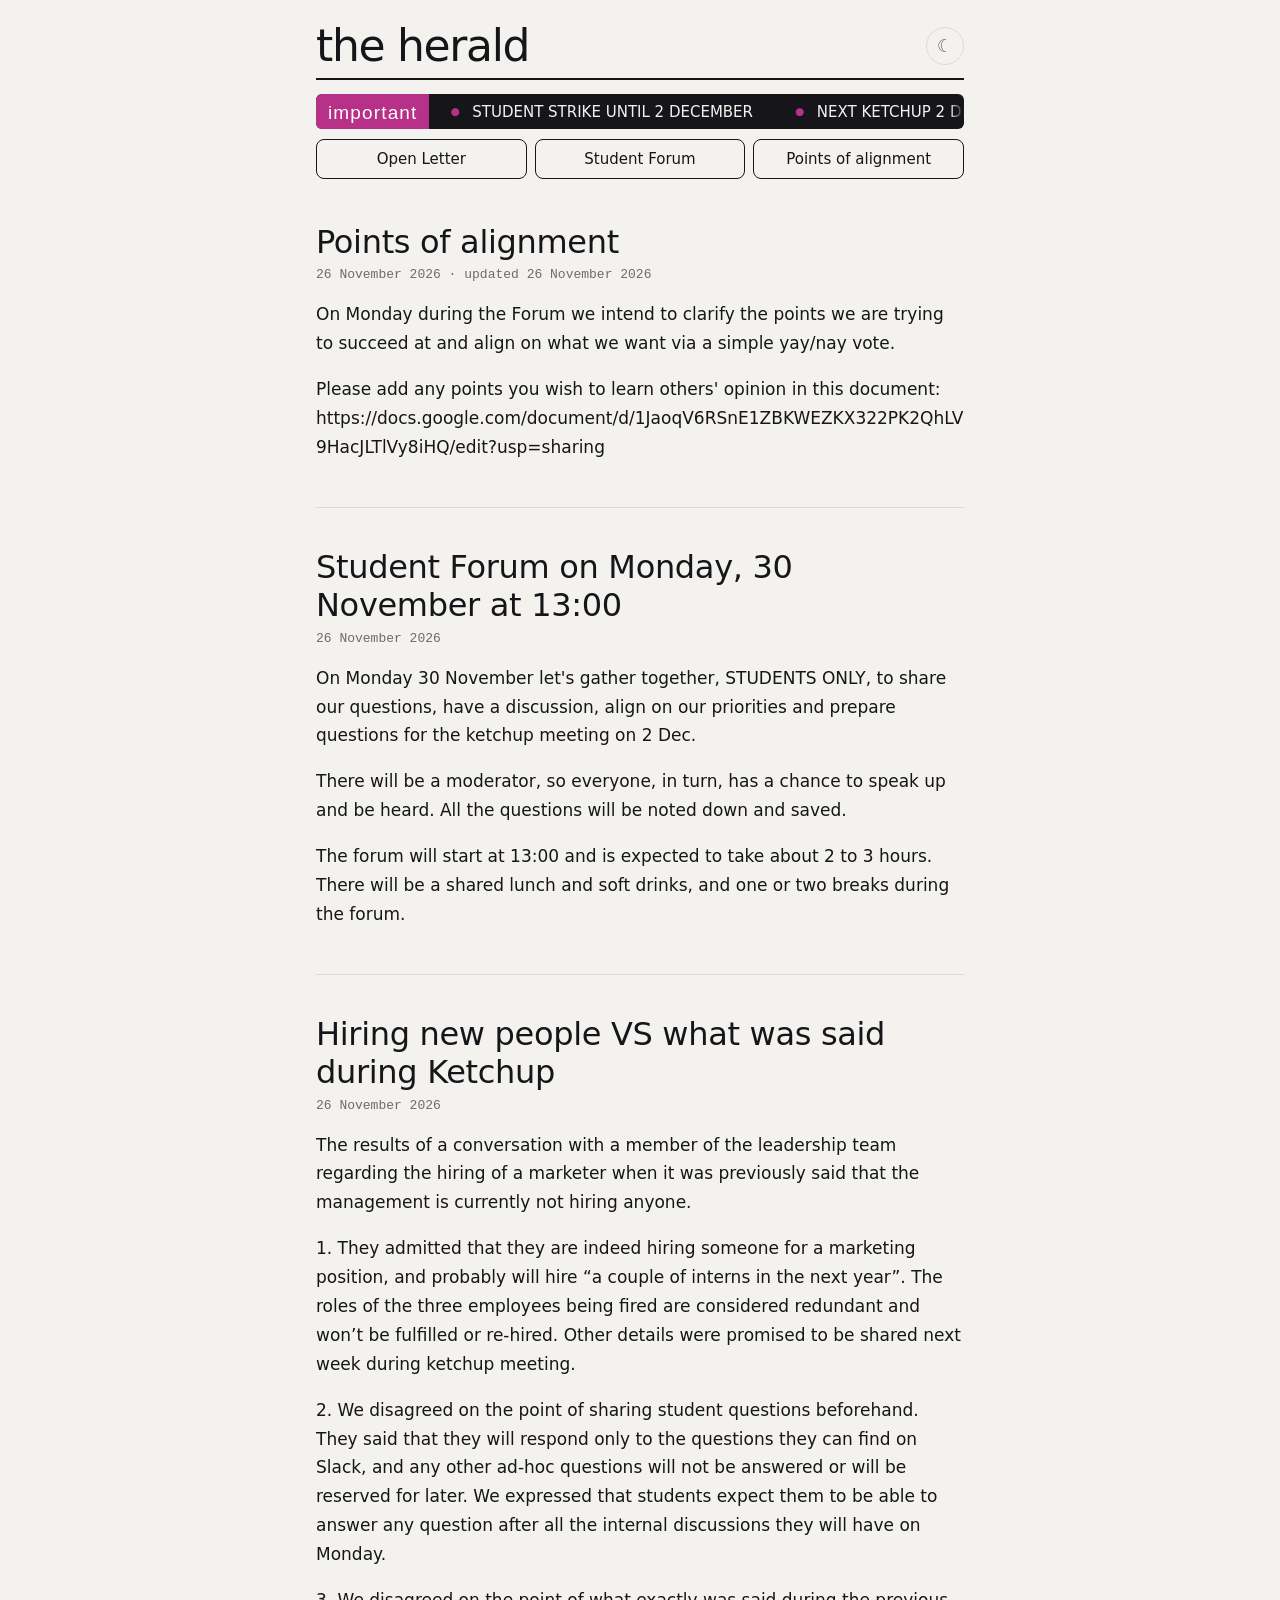
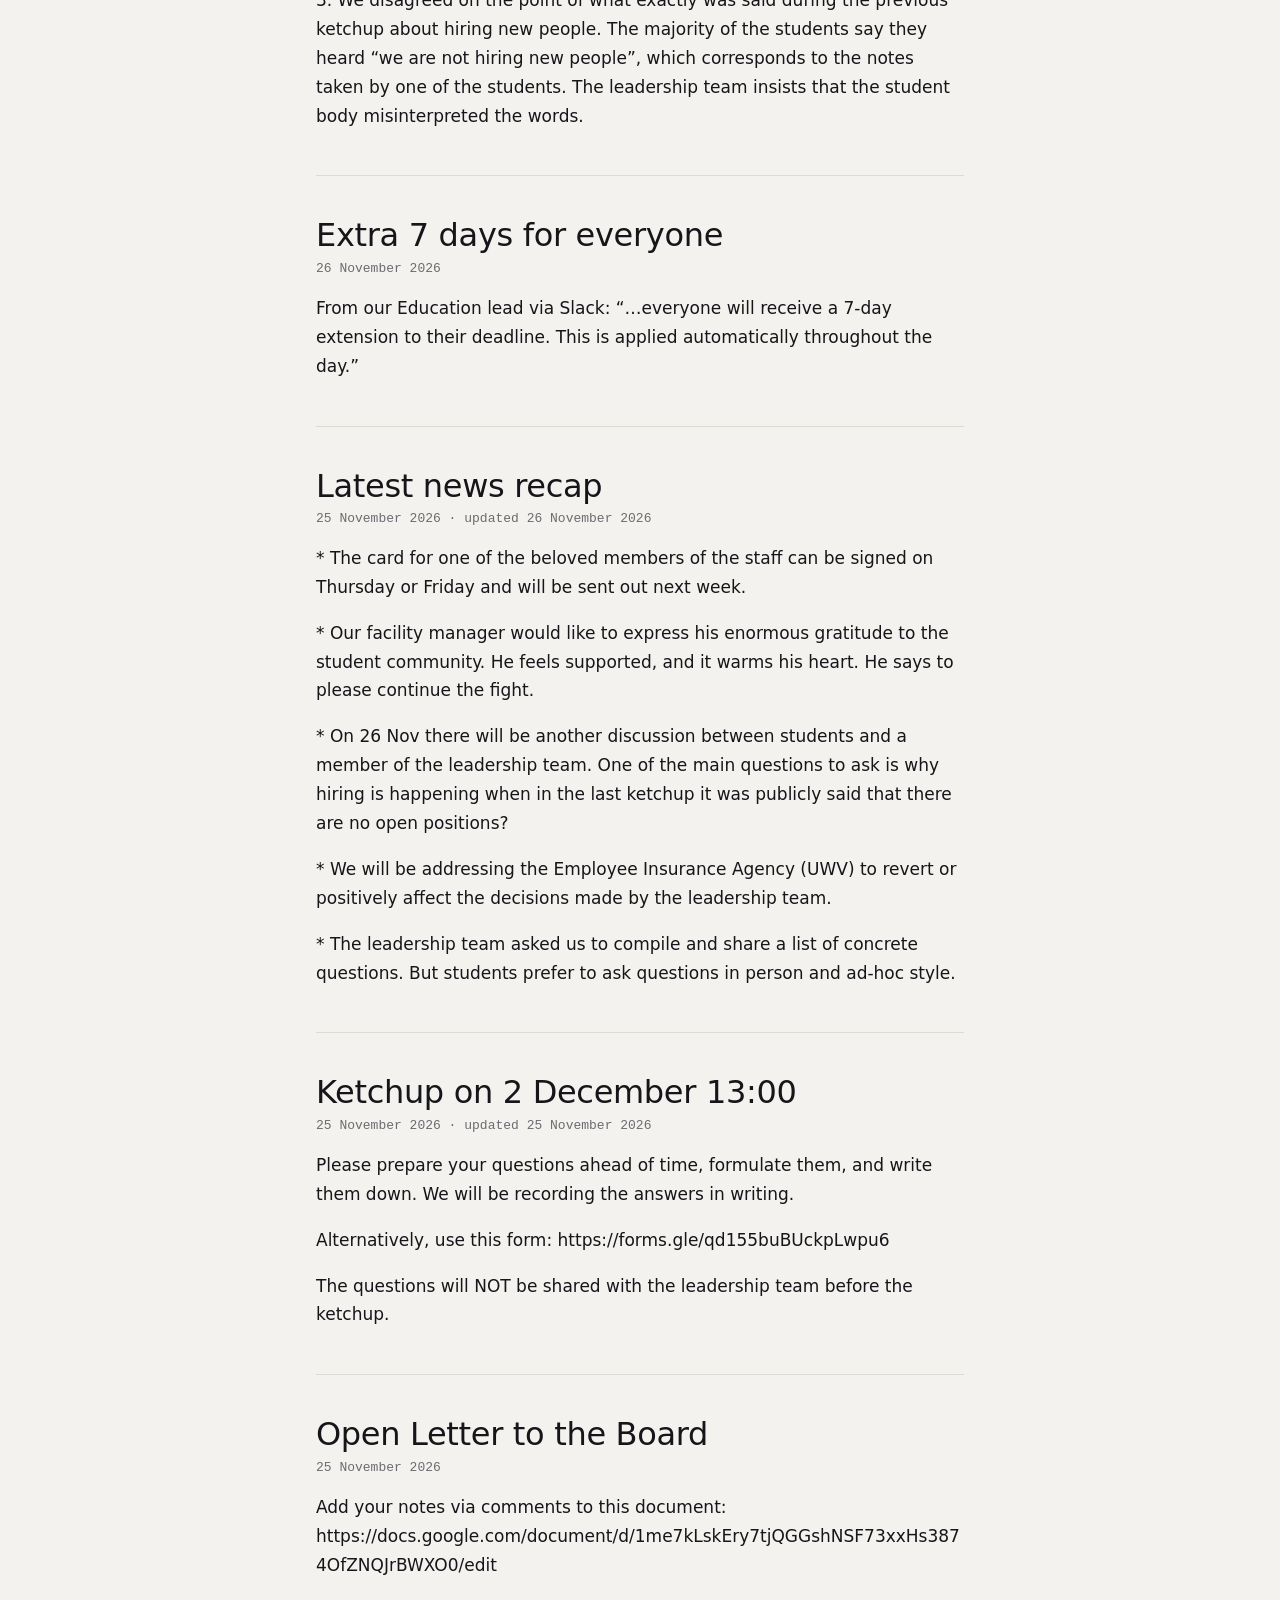
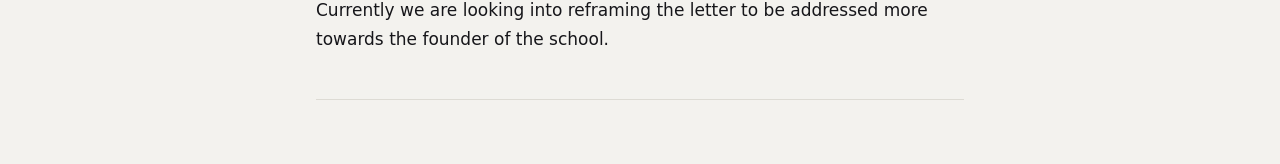
<file: index.html>
<!doctype html>
<html lang="en">
<head>
<meta charset="utf-8">
<meta name="viewport" content="width=device-width, initial-scale=1">
<meta http-equiv="Content-Security-Policy" content="default-src 'self'; style-src 'self' https://fonts.googleapis.com; font-src https://fonts.gstatic.com; form-action 'none'; base-uri 'none'">
<title>the herald</title>
<link rel="preconnect" href="https://fonts.googleapis.com">
<link rel="preconnect" href="https://fonts.gstatic.com" crossorigin>
<link rel="stylesheet" href="https://fonts.googleapis.com/css2?family=Alata&family=Bebas+Neue&family=Roboto:ital,wght@0,400;0,700;1,400&family=Roboto+Mono:wght@400;500&display=swap">
<link rel="stylesheet" href="style.css">
<script src="theme.js"></script>
<script src="site.js" defer></script>
<script src="feed.js" defer></script>
</head>
<body>
<div class="wrap">
  <header>
    <a class="brand" href="./">the herald</a>
    <button class="theme-toggle" id="theme-toggle" type="button" aria-label="Toggle dark mode">☾</button>
  </header>
  <div class="ticker" id="ticker" hidden></div>
  <nav class="pins" id="pins" aria-label="Important links" hidden></nav>
  <main id="feed"><p class="empty">Loading…</p></main>
</div>
</body>
</html>
</file>
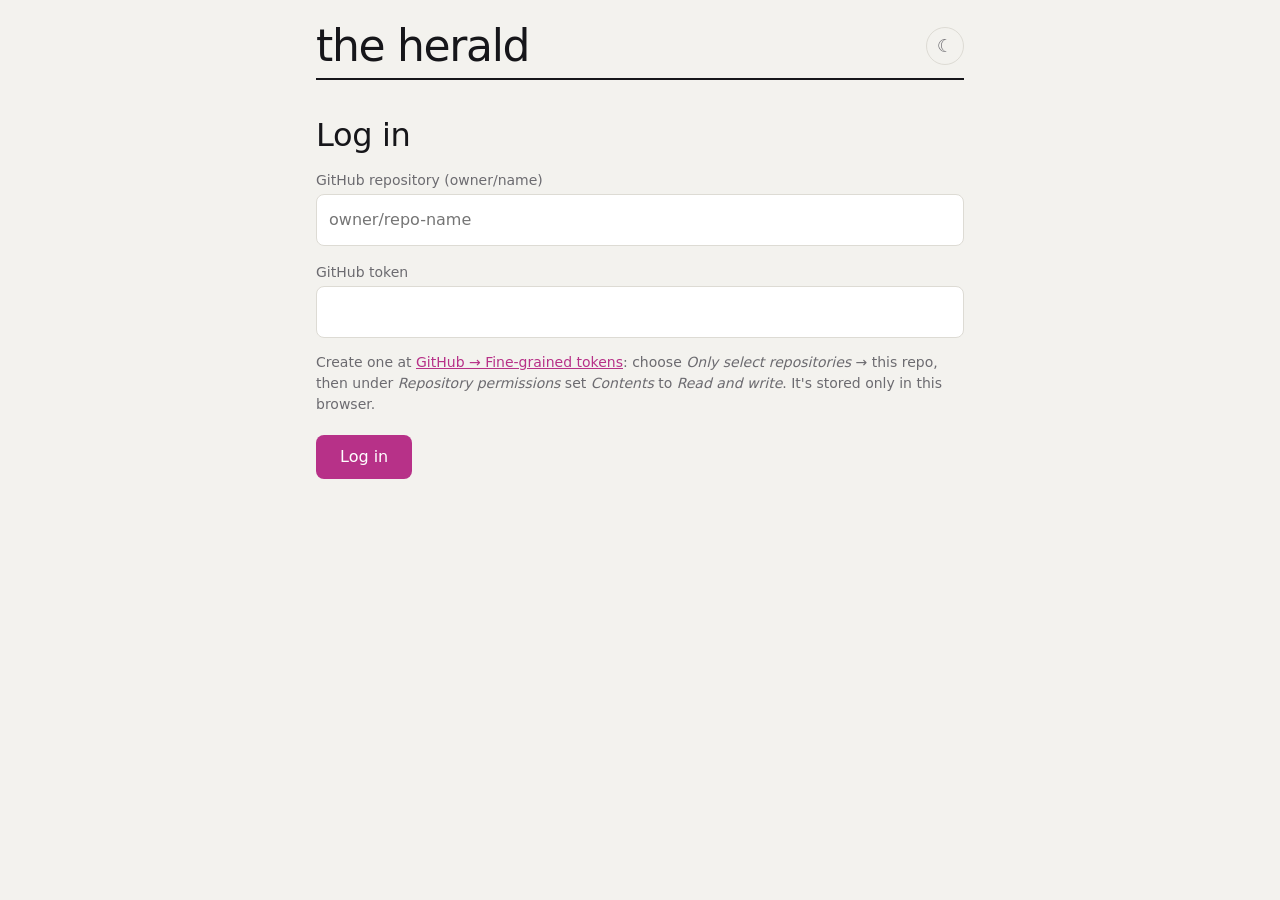
<file: admin.html>
<!doctype html>
<html lang="en">
<head>
<meta charset="utf-8">
<meta name="viewport" content="width=device-width, initial-scale=1">
<meta name="robots" content="noindex">
<meta http-equiv="Content-Security-Policy" content="default-src 'self'; style-src 'self' https://fonts.googleapis.com; font-src https://fonts.gstatic.com; connect-src 'self' https://api.github.com; form-action 'none'; base-uri 'none'">
<title>admin — the herald</title>
<link rel="preconnect" href="https://fonts.googleapis.com">
<link rel="preconnect" href="https://fonts.gstatic.com" crossorigin>
<link rel="stylesheet" href="https://fonts.googleapis.com/css2?family=Alata&family=Bebas+Neue&family=Roboto:ital,wght@0,400;0,700;1,400&family=Roboto+Mono:wght@400;500&display=swap">
<link rel="stylesheet" href="style.css">
<script src="theme.js"></script>
<script src="site.js" defer></script>
<script src="admin.js" defer></script>
</head>
<body>
<div class="wrap">
  <header>
    <a class="brand" href="admin.html">the herald</a>
    <div class="header-right">
    <nav id="nav" hidden>
      <a href="./">View site</a>
      <button class="linklike" id="logout" type="button">Log out</button>
    </nav>
    <button class="theme-toggle" id="theme-toggle" type="button" aria-label="Toggle dark mode">☾</button>
    </div>
  </header>

  <!-- Shown when not logged in on this device -->
  <section id="login" hidden>
    <h1>Log in</h1>
    <form id="login-form">
      <label for="repo">GitHub repository (owner/name)</label>
      <input id="repo" required placeholder="owner/repo-name" autocapitalize="off" autocorrect="off" spellcheck="false">
      <label for="token">GitHub token</label>
      <input id="token" type="password" required autocomplete="current-password">
      <p class="help">
        Create one at <a href="https://github.com/settings/personal-access-tokens/new" target="_blank" rel="noopener">GitHub → Fine-grained tokens</a>:
        choose <em>Only select repositories</em> → this repo, then under <em>Repository permissions</em> set
        <em>Contents</em> to <em>Read and write</em>. It's stored only in this browser.
      </p>
      <div class="buttons"><button class="primary" type="submit">Log in</button></div>
    </form>
    <p id="login-msg" class="notice error" hidden></p>
  </section>

  <!-- Shown after login -->
  <section id="panel" hidden>
    <h1 id="form-heading">New post</h1>
    <form id="post-form">
      <label for="title">Title</label>
      <input id="title" maxlength="200" required>
      <label for="body">Text (leave a blank line between paragraphs)</label>
      <textarea id="body" required></textarea>
      <div class="buttons">
        <button class="primary" id="save" type="submit">Publish</button>
        <button class="secondary" id="cancel" type="button" hidden>Cancel editing</button>
      </div>
    </form>
    <p id="msg" class="notice" hidden></p>

    <h2>Published</h2>
    <ul class="manage" id="list"></ul>

    <h2>Announcements</h2>
    <p class="help">Short notices that scroll across the top of the site. They disappear by themselves after their end date.</p>
    <form id="ticker-form">
      <label for="ticker-text">Text</label>
      <input id="ticker-text" maxlength="140" required placeholder="Students on strike until 2 Dec">
      <label for="ticker-until">Show until (optional)</label>
      <input id="ticker-until" type="date">
      <div class="buttons"><button class="primary" type="submit">Add announcement</button></div>
    </form>
    <p id="ticker-msg" class="notice" hidden></p>
    <ul class="manage" id="ticker-list"></ul>
  </section>
</div>
</body>
</html>
</file>
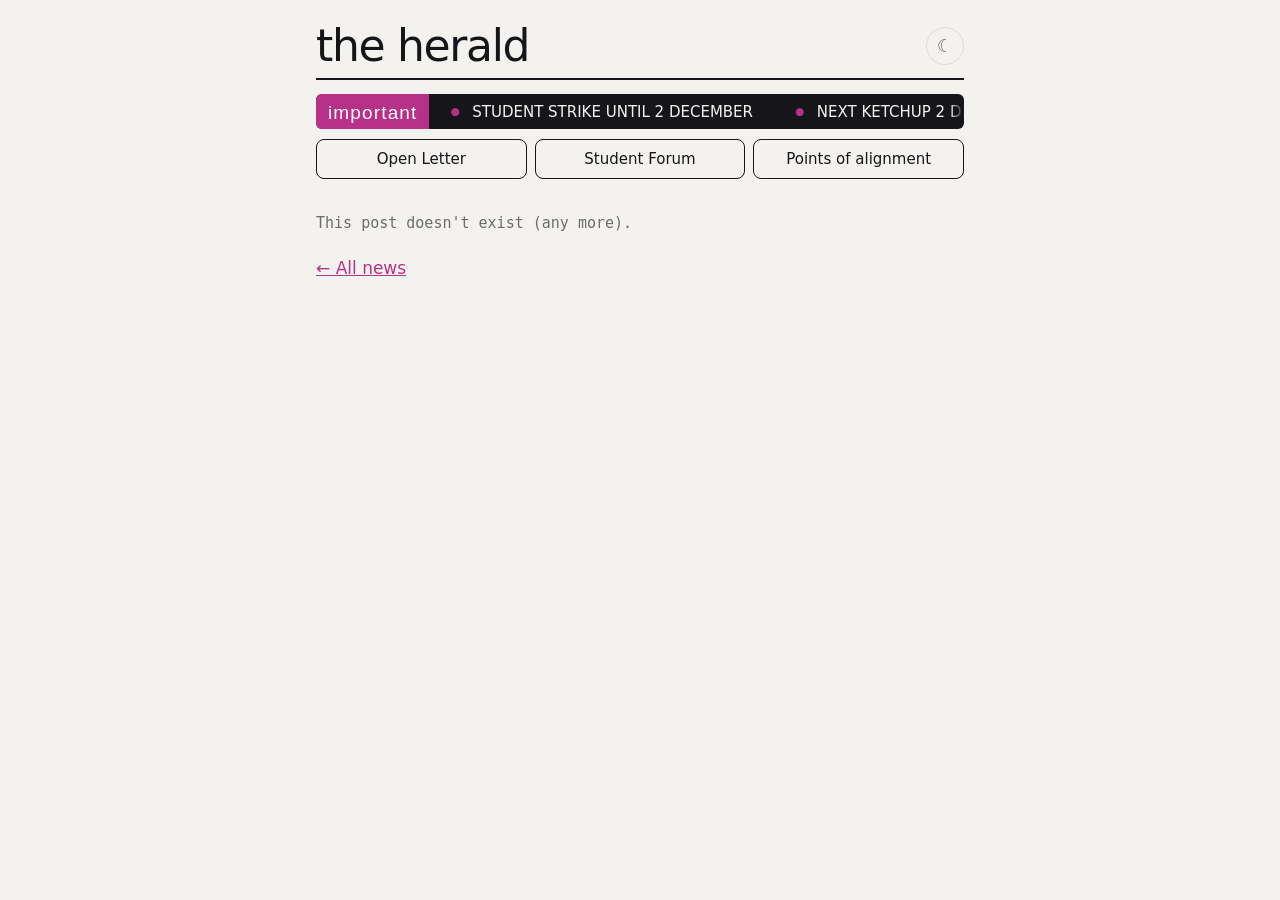
<file: post.html>
<!doctype html>
<html lang="en">
<head>
<meta charset="utf-8">
<meta name="viewport" content="width=device-width, initial-scale=1">
<meta http-equiv="Content-Security-Policy" content="default-src 'self'; style-src 'self' https://fonts.googleapis.com; font-src https://fonts.gstatic.com; form-action 'none'; base-uri 'none'">
<title>the herald</title>
<link rel="preconnect" href="https://fonts.googleapis.com">
<link rel="preconnect" href="https://fonts.gstatic.com" crossorigin>
<link rel="stylesheet" href="https://fonts.googleapis.com/css2?family=Alata&family=Bebas+Neue&family=Roboto:ital,wght@0,400;0,700;1,400&family=Roboto+Mono:wght@400;500&display=swap">
<link rel="stylesheet" href="style.css">
<script src="theme.js"></script>
<script src="site.js" defer></script>
<script src="feed.js" defer></script>
</head>
<body>
<div class="wrap">
  <header>
    <a class="brand" href="./">the herald</a>
    <button class="theme-toggle" id="theme-toggle" type="button" aria-label="Toggle dark mode">☾</button>
  </header>
  <div class="ticker" id="ticker" hidden></div>
  <nav class="pins" id="pins" aria-label="Important links" hidden></nav>
  <main id="single"><p class="empty">Loading…</p></main>
  <p class="back"><a href="./">← All news</a></p>
</div>
</body>
</html>
</file>
<file: style.css>
/* ---------- fonts ----------*/
:root {
  --font-display: "Bebas Neue", Impact, "Arial Narrow", sans-serif; /* masthead + headlines */
  --font-ui: "Alata", system-ui, sans-serif;                        /* buttons, links, labels */
  --font-body: "Roboto", system-ui, -apple-system, sans-serif;      /* post text */
  --font-mono: ui-monospace, "SF Mono", Menlo, "Roboto Mono", monospace; /* dates, details */
}

/* ---------- colours ----------*/
:root {
  --bg: #f3f2ee; --surface: #ffffff; --fg: #16161a; --muted: #6c6b70; --line: #dddbd4;
  --accent: #b73188; --accent-fg: #ffffff;
  --err-bg: #fbe0d8; --err-fg: #7a210b; --ok-bg: #dcefe2; --ok-fg: #17462a;
  color-scheme: light;
}
@media (prefers-color-scheme: dark) {
  :root:not([data-theme="light"]) {
    --bg: #101114; --surface: #17191d; --fg: #e8e6e1; --muted: #8d8f96; --line: #272a30;
    --accent: #e070b4; --accent-fg: #101114;
    --err-bg: #3d1a12; --err-fg: #ffc9b8; --ok-bg: #15301f; --ok-fg: #bfe8cc;
    color-scheme: dark;
  }
}
:root[data-theme="dark"] {
  --bg: #101114; --surface: #17191d; --fg: #e8e6e1; --muted: #8d8f96; --line: #272a30;
  --accent: #e070b4; --accent-fg: #101114;
  --err-bg: #3d1a12; --err-fg: #ffc9b8; --ok-bg: #15301f; --ok-fg: #bfe8cc;
  color-scheme: dark;
}

/* ---------- base ---------- */
* { box-sizing: border-box; }
[hidden] { display: none !important; }
body { margin: 0; background: var(--bg); color: var(--fg);
       font: 17px/1.7 var(--font-body); -webkit-text-size-adjust: 100%; }
.wrap { max-width: 680px; margin: 0 auto; padding: 0 16px 64px; }
a { color: var(--accent); }
p { overflow-wrap: anywhere; }

header { border-bottom: 2px solid var(--fg); padding: 24px 0 10px; margin-bottom: 8px;
         display: flex; justify-content: space-between; align-items: center; gap: 16px; }
header a.brand { font: 44px/1 var(--font-ui); letter-spacing: -.03em;
                 color: var(--fg); text-decoration: none; }
header nav { display: flex; gap: 18px; align-items: center; }
header nav a, .linklike { font: 15px var(--font-ui); color: var(--muted); background: none;
         border: 0; padding: 0; cursor: pointer; text-decoration: none; }
header nav a:hover, .linklike:hover { color: var(--accent); }
.theme-toggle { font: 18px/1 var(--font-ui); color: var(--muted); background: none;
         border: 1px solid var(--line); border-radius: 999px; width: 38px; height: 38px;
         cursor: pointer; flex: none; }
.theme-toggle:hover { color: var(--accent); border-color: var(--accent); }

h1 { font: 32px/1.2 var(--font-ui); letter-spacing: -.01em; margin: 36px 0 6px;
     overflow-wrap: anywhere; }
h2 { font: 30px/1.1 var(--font-display); letter-spacing: .015em; margin: 44px 0 8px; }
.meta { font: 13px var(--font-mono); color: var(--muted); margin-bottom: 18px; }
article { padding: 4px 0 28px; border-bottom: 1px solid var(--line); }
article h1 a { color: var(--fg); text-decoration: none; }
article h1 a:hover { color: var(--accent); }
.empty { color: var(--muted); margin-top: 32px; font-family: var(--font-mono); font-size: 15px; }
.back { font-family: var(--font-ui); }

/* ---------- admin ---------- */
label { display: block; font: 14px var(--font-ui); color: var(--muted); margin: 18px 0 6px; }
input, textarea { width: 100%; font: 16px/1.6 var(--font-body); color: var(--fg); background: var(--surface);
                  border: 1px solid var(--line); border-radius: 8px; padding: 12px; }
input:focus, textarea:focus { outline: 2px solid var(--accent); outline-offset: -1px; border-color: transparent; }
textarea { min-height: 45vh; resize: vertical; }
.help { font: 14px/1.5 var(--font-body); color: var(--muted); }
.buttons { display: flex; gap: 12px; margin-top: 20px; flex-wrap: wrap; }
button.primary, button.secondary { font: 16px var(--font-ui); padding: 11px 24px;
         border-radius: 8px; cursor: pointer; min-height: 44px; }
button.primary { border: 0; background: var(--accent); color: var(--accent-fg); }
button.secondary { border: 1px solid var(--line); background: transparent; color: var(--fg); }
button:disabled { opacity: .5; cursor: progress; }
.notice { padding: 10px 14px; border-radius: 8px; font: 15px var(--font-ui); margin-top: 20px; }
.notice.error { background: var(--err-bg); color: var(--err-fg); }
.notice.ok { background: var(--ok-bg); color: var(--ok-fg); }

ul.manage { list-style: none; padding: 0; margin: 0; }
ul.manage li { display: flex; align-items: center; gap: 10px; padding: 12px 0;
               border-bottom: 1px solid var(--line); }
ul.manage .info { flex: 1; min-width: 0; }
ul.manage .info a { display: block; overflow: hidden; text-overflow: ellipsis; white-space: nowrap;
                    font: 16px var(--font-ui); color: var(--fg); text-decoration: none; }
ul.manage .info span { font: 12px var(--font-mono); color: var(--muted); }
ul.manage button { font: 14px var(--font-ui); color: var(--accent); background: none;
         border: 1px solid var(--line); border-radius: 8px; padding: 8px 12px; min-height: 40px; cursor: pointer; }

@media (max-width: 420px) {
  header a.brand { font-size: 36px; }
  h1 { font-size: 27px; }
}
.header-right { display: flex; gap: 18px; align-items: center; }

/* ---------- announcement crawl ---------- */
.ticker { display: flex; align-items: stretch; margin: 14px 0 4px; border-radius: 6px; overflow: hidden;
          background: var(--fg); color: var(--bg); font: 15px/1.2 var(--font-ui); }
.ticker-label { flex: none; display: flex; align-items: center; padding: 9px 12px 7px;
                font: 19px/1 var(--font-display); letter-spacing: .06em;
                background: var(--accent); color: var(--accent-fg); }
.ticker-viewport { flex: 1; min-width: 0; overflow: hidden; display: flex; align-items: center;
                   mask-image: linear-gradient(90deg, transparent, #000 14px, #000 calc(100% - 14px), transparent); }
.ticker-track { display: flex; width: max-content; animation: crawl var(--duration, 20s) linear infinite; }
.ticker:hover .ticker-track { animation-play-state: paused; }
.ticker-group { display: flex; flex: none; }
.ticker-item { white-space: nowrap; padding: 0 1.4em; }
.ticker-item::before { content: "●"; color: var(--accent); font-size: .7em; margin-right: 1.2em; vertical-align: .15em; }
@keyframes crawl { to { transform: translateX(-50%); } }


@media (prefers-reduced-motion: reduce) {
  .ticker-track { animation: none; width: auto; flex-direction: column; padding: 8px 0; }
  .ticker-group[aria-hidden] { display: none; }
  .ticker-group { flex-direction: column; gap: 4px; }
  .ticker-item { white-space: normal; padding: 0 14px; }
  .ticker-item::before { margin-right: .6em; }
}

.ticker-until { font: 12px var(--font-mono); color: var(--muted); }
ul.manage .info strong { display: block; font: 16px var(--font-ui); font-weight: normal; overflow-wrap: anywhere; }

/* ---------- pinned links ---------- */
.pins { display: flex; gap: 8px; margin: 10px 0 4px; }
.pins a { flex: 1 1 0; min-width: 0; text-align: center; padding: 10px 12px;
          font: 15px/1.2 var(--font-ui); color: var(--fg); text-decoration: none;
          border: 1.5px solid var(--fg); border-radius: 8px;
          white-space: nowrap; overflow: hidden; text-overflow: ellipsis; }
.pins a:hover, .pins a[aria-current="page"] { background: var(--accent); border-color: var(--accent); color: var(--accent-fg); }
ul.manage li { flex-wrap: wrap; }
ul.manage .info { flex-basis: 100%; }
@media (min-width: 520px) { ul.manage li { flex-wrap: nowrap; } ul.manage .info { flex-basis: auto; } }
</file>
